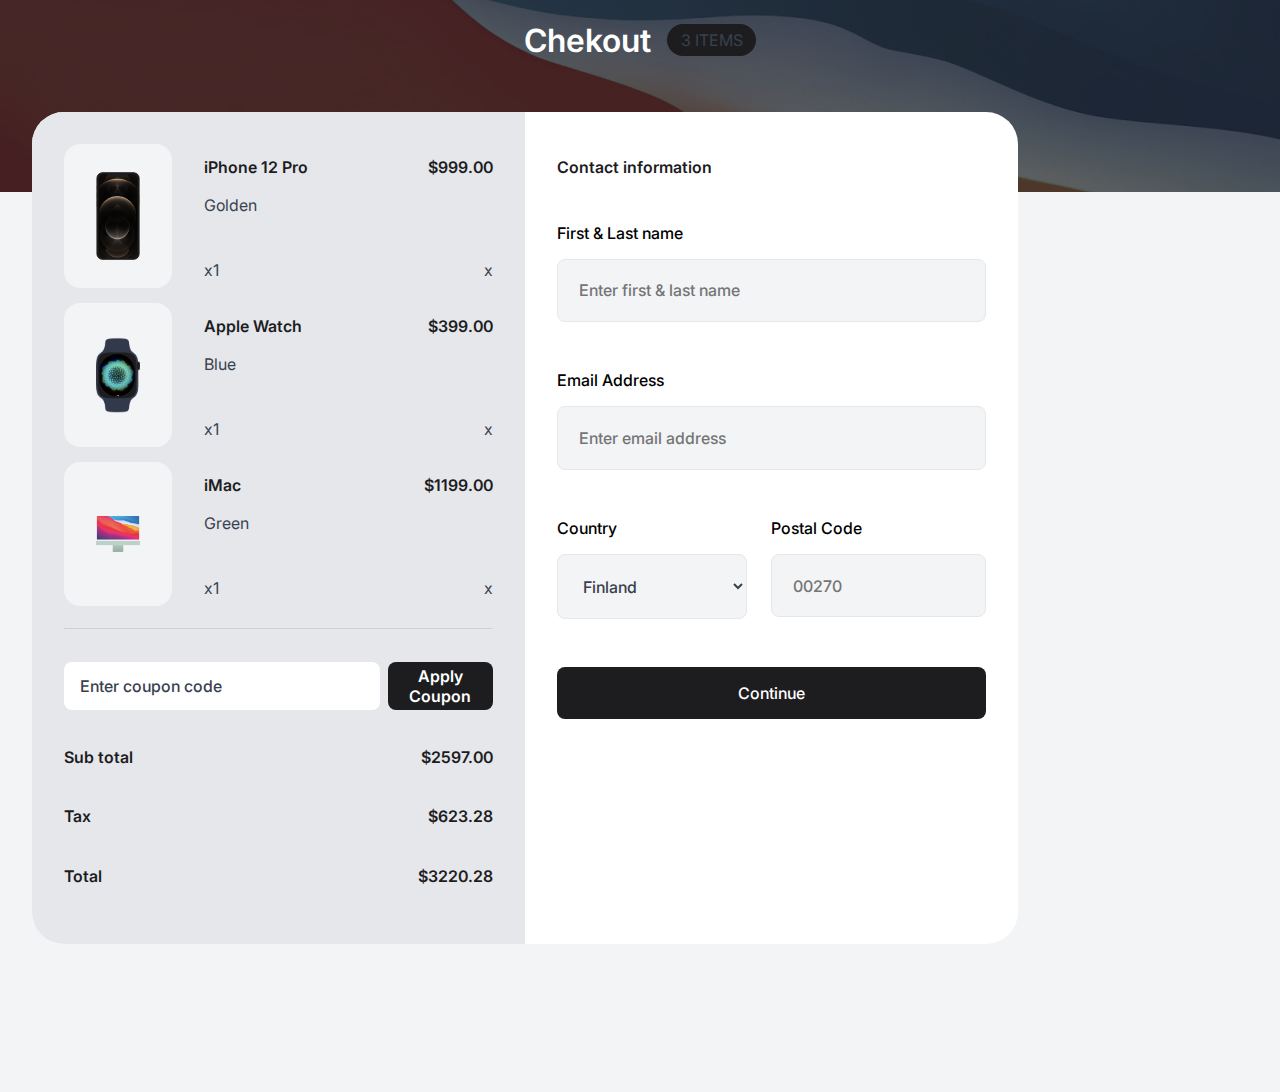
<file: index.html>
<!DOCTYPE html>
<html lang="en">

<head>
  <meta charset="UTF-8" />
  <meta name="viewport" content="width=device-width, initial-scale=1.0" />
  <link rel="icon" href="resources/favicon.ico" type="image/x-icon" sizes="96x96" />
  <title>Device Shop Checkout | devChallenges.io</title>
  <link rel="stylesheet" href="style.css">
</head>

<body>
  <div class="container">
    <header>
      <h1>Chekout</h1>
      <div class="box1">
        <p>3 ITEMS</p>
      </div>
    </header>
    <main>
      <div class="box2">
        <div class="box3">
          <section>
            <article>
              <div class="box5">
                <div class="box6">
                  <img src="resources/Gold@2x.png" alt="">
                </div>
                <div class="box7">
                  <div class="box">
                    <h2>iPhone 12 Pro</h3>
                      <h2>$999.00</h2>
                  </div>
                  <div class="box" id="golden">
                    <p>Golden</p>
                  </div>
                  <div class="box">
                    <p>x1</p>
                    <p>x</p>
                  </div>
                </div>
              </div>
            </article>
            <article>
              <div class="box5">
                <div class="box6">
                  <img src="resources/Apple-watchx2.png" alt="">
                </div>
                <div class="box7">
                  <div class="box">
                    <h2>Apple Watch</h3>
                      <h2>$399.00</h2>
                  </div>
                  <div class="box" id="golden">
                    <p>Blue</p>
                  </div>
                  <div class="box">
                    <p>x1</p>
                    <p>x</p>
                  </div>
                </div>
              </div>
            </article>
            <article>
              <div class="box5">
                <div class="box6">
                  <img src="resources/iMac@2x.png" alt="">
                </div>
                <div class="box7">
                  <div class="box">
                    <h2>iMac</h3>
                      <h2>$1199.00</h2>
                  </div>
                  <div class="box" id="golden">
                    <p>Green</p>
                  </div>
                  <div class="box">
                    <p>x1</p>
                    <p>x</p>
                  </div>
                </div>
              </div>
            </article>
          </section>
          <hr>
          <div class="button">
            <button class="enter">Enter coupon code</button>
            <button class="apply">Apply Coupon</button>
          </div>
          <div class="box7" id="footer">
            <div class="box">
              <h2>Sub total</h3>
                <h2>$2597.00</h2>
            </div>
            <div class="box">
              <h2>Tax</h2>
              <h2>$623.28</h2>
            </div>
            <div class="box">
              <h2>Total</h2>
              <h2>$3220.28</h2>
            </div>
          </div>
        </div>
        <div class="box4">
          <h2>Contact information</h2>
          <form action="submit" method="POST">
            <div class="form-group">
              <label for="name">First & Last name</label>
              <input type="text" name="name" placeholder="Enter first & last name" required>
            </div>
            <div class="form-group">
              <label for="Email">Email Address</label>
              <input type="text" name="Email" placeholder="Enter email address" required>
            </div>
            <div class="postal">
              <div class="form-group" id="country">
                <label for="Country">Country</label>
                <select name="country" id="choice">
                  <option value="Finland">Finland</option>
                  <option value="Cameroon">Cameroon</option>
                  <option value="USA">USA</option>
                  <option value="France">France</option>
                </select>
              </div>
              <div class="form-group"  id="code">
                <label for="postal Code"> Postal Code</label>
                <input type="text" name="postal code" placeholder="00270" required>
              </div>
            </div>
            <button type="submit" class="next">Continue</button>
          </form>
        </div>
      </div>
    </main>
  </div>
</body>
</html>
</file>
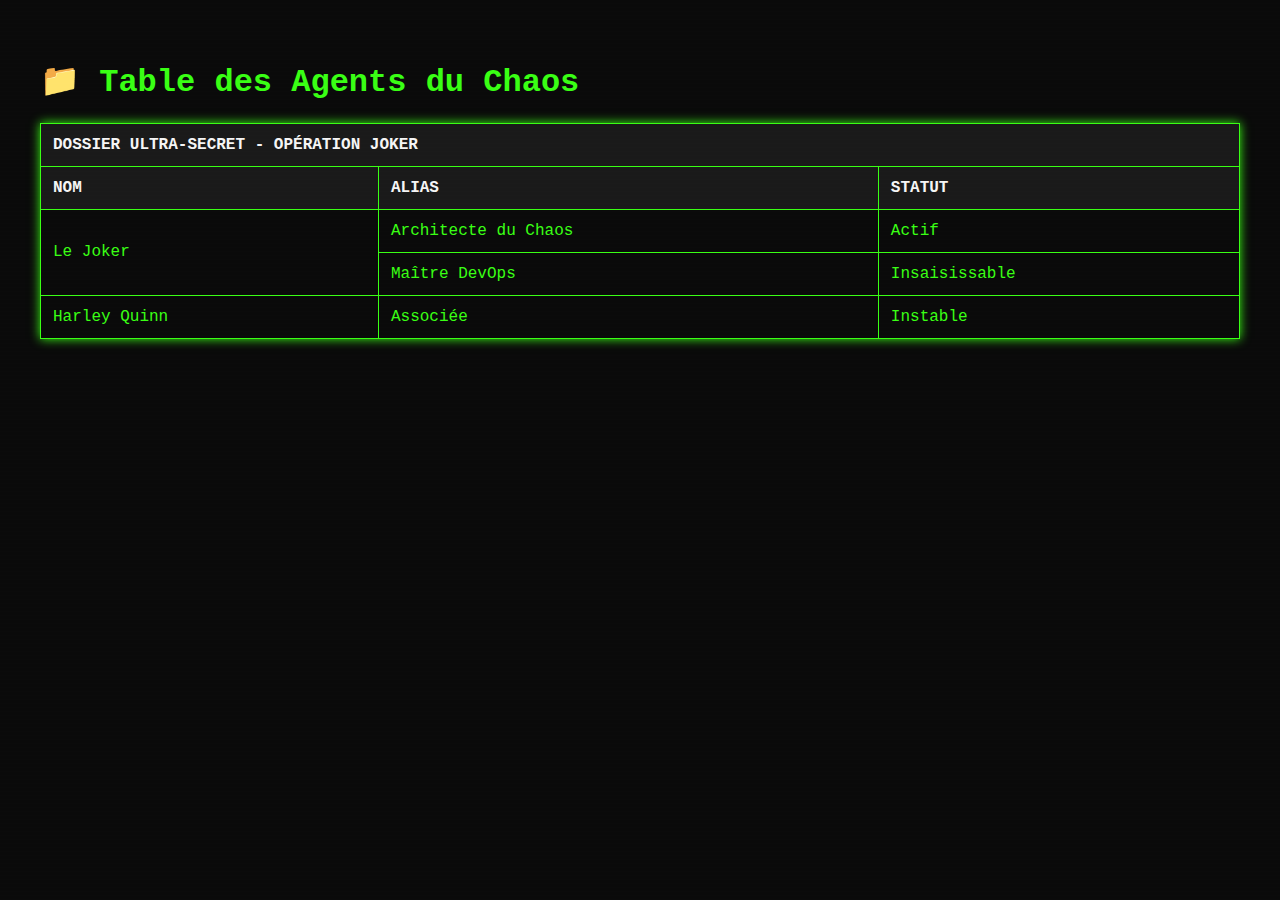
<file: index2.html>
<!DOCTYPE html>
<html lang="fr">
<head>
  <meta charset="UTF-8">
  <title>Tableau du Chaos</title>
  <style>
    body {
      background-color: #0a0a0a;
      color: #39ff14;
      font-family: "Courier New", monospace;
      padding: 2rem;
    }

    table {
      width: 100%;
      border-collapse: collapse;
      box-shadow: 0 0 10px #39ff14;
    }

    th, td {
      border: 1px solid #39ff14;
      padding: 12px;
      text-align: left;
    }

    th {
      background-color: #1a1a1a;
      color: #f5f5f5;
      text-transform: uppercase;
    }

    /* Petit effet "scanline terminal" */
    body::before {
      content: "";
      position: fixed;
      top: 0; left: 0;
      width: 100%;
      height: 100%;
      background: repeating-linear-gradient(
        to bottom,
        transparent,
        transparent 3px,
        rgba(255, 255, 255, 0.02) 4px
      );
      pointer-events: none;
      z-index: 1000;
    }
  </style>
</head>
<body>

  <h1>📁 Table des Agents du Chaos</h1>

  <table>
    <tr>
      <th colspan="3">Dossier Ultra-Secret - Opération Joker</th>
    </tr>
    <tr>
      <th>Nom</th>
      <th>Alias</th>
      <th>Statut</th>
    </tr>
    <tr>
      <td rowspan="2">Le Joker</td>
      <td>Architecte du Chaos</td>
      <td>Actif</td>
    </tr>
    <tr>
      <td>Maître DevOps</td>
      <td>Insaisissable</td>
    </tr>
    <tr>
      <td>Harley Quinn</td>
      <td>Associée</td>
      <td>Instable</td>
    </tr>
  </table>

</body>
</html>
</file>
<file: style.css>
@font-face {
    font-family: 'inter-r';
    src: url(Fonts/Inter_18pt-Regular.ttf) format(truetype);
}

@font-face {
    font-family: 'Inter-sm';
    src: url(Fonts/Inter_18pt-SemiBold.ttf) format(truetype);
}

@font-face {
    font-family: 'Inter-b';
    src: url(Fonts/Inter_18pt-SemiBold.ttf) format(truetype);
}

@font-face {
    font-family: 'Inter-m';
    src: url(Fonts/Inter_18pt-Medium.ttf) format(truetype);
}

* {
    box-sizing: border-box;
}

body {
    margin: 0;
    padding: 0;
    display: flex;
    justify-content: center;
    align-items: center;
}

.container {
    display: flex;
    width: 100%;
    max-width: 80rem;
    flex-direction: column;
}

header {
    display: flex;
    width: 100%;
    height: 12rem;
    flex-direction: row;
    justify-content: center;
    gap: 1rem;
    background-image: url(resources/background-image.png);
    color: #FFFFFF;
}

h1 {
    font-family: 'Inter-b';
    font-size: 2rem;
    font-weight: 700;
    color: #FFFFFF;
}

.box1 {
    display: flex;
    justify-content: center;
    align-items: center;
    width: 7%;
    height: 2rem;
    font-family: 'Inter-m';
    font-weight: 500;
    font-size: 1rem;
    background-color: #1D1D1F;
    border-radius: 3rem;
    margin-top: 1.5rem;
}

main {
    display: flex;
    width: 100%;
    height: 100vh;
    background-color: #F3F4F6;
    padding: 2rem;
    overflow: hidden;
}

.box2 {
    display: grid;
    width: 77%;
    height: auto;
    grid-template-columns: repeat(2, 1fr);
    grid-template-rows: auto;
    grid-template-areas:
        "box3 box4";
    background-color: #FFFFFF;
    border-radius: 2rem;
    position: absolute;
    top: 7rem;
    overflow: hidden;
}

.box3 {
    grid-area: box3;
    background-color: #E5E7EB;
    padding: 2rem;
    overflow: hidden;
}

section {
    display: flex;
    flex-direction: column;
    flex: auto;
    width: 100%;
    height: 62%;
    gap: 1rem;
}

article {
    width: 100%;
    height: 30%;
}

.box5 {
    display: flex;
    flex-direction: row;
    gap: 2rem;
}

.box6 {
    display: flex;
    justify-content: center;
    align-items: center;
    width: 9rem;
    height: 9rem;
    background-color: #F3F4F6;
    border-radius: 1rem;
    overflow: hidden;
    width: 30%;
}

img {
    width: 40%;
}

.box7 {
    display: flex;
    flex-direction: column;
    width: 80%;
    gap: 0.8rem;
}

.box {
    display: flex;
    flex-direction: row;
    justify-content: space-between;
}

h2 {
    font-family: 'Inter-sm';
    font-weight: 600;
    font-size: 1rem;
    color: #1D1D1F;
}

p {
    font-family: 'Inter-r';
    font-weight: 400;
    font-size: 1rem;
    color: #394150;
}

#golden {
    margin-top: -1.5rem;
}

hr {
    opacity: 0.3;
    margin-bottom: 2rem;
}

.button {
    display: flex;
    flex-direction: row;
    width: 100%;
    gap: 0.5rem;
    margin-bottom: 1.5rem;
}

.enter {
    width: 75%;
    height: 3rem;
    border-radius: 0.5rem;
    border: none;
    background-color: #FFFFFF;
    font-family: 'Inter-m';
    font-weight: 500;
    font-size: 1rem;
    color: #394150;
    display: flex;
    align-items: center;
    justify-content: flex-start;
    padding: 1rem;
}

.apply {
    width: 25%;
    border-radius: 0.5rem;
    border: none;
    background-color: #1D1D1F;
    font-family: 'Inter-sm';
    font-weight: 600;
    font-size: 1rem;
    color: #FFFFFF;
}

#footer {
    display: flex;
    flex-direction: column;
    width: 100%;
}

.box4 {
    display: flex;
    flex-direction: column;
    grid-area: box4;
    padding: 2rem;
    overflow: hidden;
    gap: 2rem;
}

form {
    display: flex;
    flex-direction: column;
    gap: 3rem;
}

.form-group {
    display: flex;
    flex-direction: column;
    gap: 1rem;
}

label {
    font-family: 'inter-m';
    font-size: 1rem;
}

input[type=text] {
    padding: 1.3rem;
    font-family: 'Inter-m';
    font-weight: 500;
    font-size: 1rem;
    background-color: #F3F4F6;
    border-radius: 0.5rem;
    border: 1px solid #E5E7EB;
    color: #394150;
}

.postal {
    display: flex;
    flex-direction: row;
    flex: auto;
    width: 100%;
    gap: 1.5rem;
}

#country,
#code {
    width: 50%;
}

select {
    background-color: #F3F4F6;
    border: 1px solid #E5E7EB;
    border-radius: 0.5rem;
    padding: 1.3rem;
    font-family: 'Inter-m';
    font-size: 1rem;
    color: #394150;
}

.next {
    padding: 1rem;
    background-color: #1D1D1F;
    color: #FFFFFF;
    font-family: 'Inter-m';
    font-size: 1rem;
    border-radius: 0.5rem;
    border: none;
}


@media(max-width: 1024px) {
    .box2 {
        width: 93.5%;
    }
}

@media(max-width: 640px) {
    .box1{
        width: 12%;
    }

    main{
        height: 92rem;
        padding: 1rem;
    }

    .box2 {
        display: grid;
        width: 95%;
        height: auto;
        grid-template-columns: auto;
        grid-template-rows: 52rem 42rem;
        grid-template-areas:
            "box3"
            "box4";
        background-color: #FFFFFF;
        border-radius: 2rem;
        position: absolute;
        top: 7rem;
        overflow: hidden;
    }

    .enter,
    .apply{
        width: 50%;
    }
}
</file>
